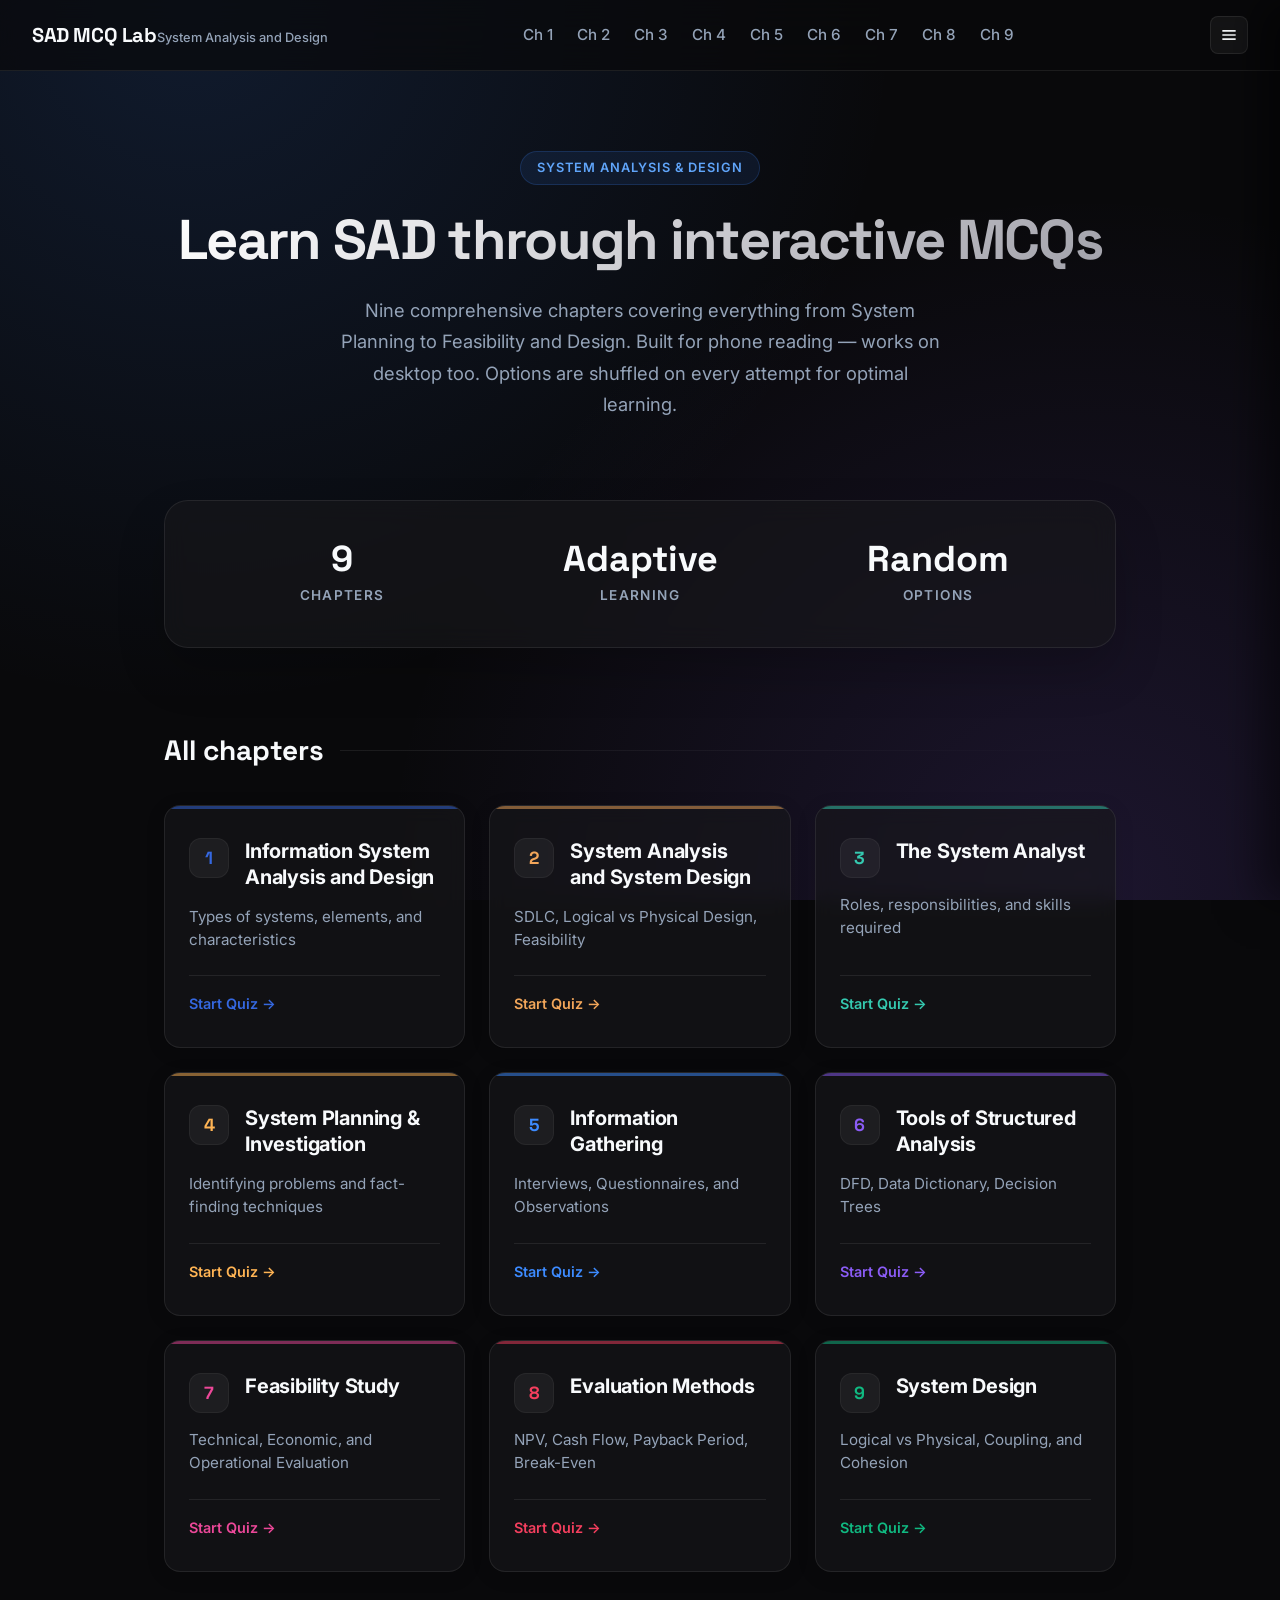
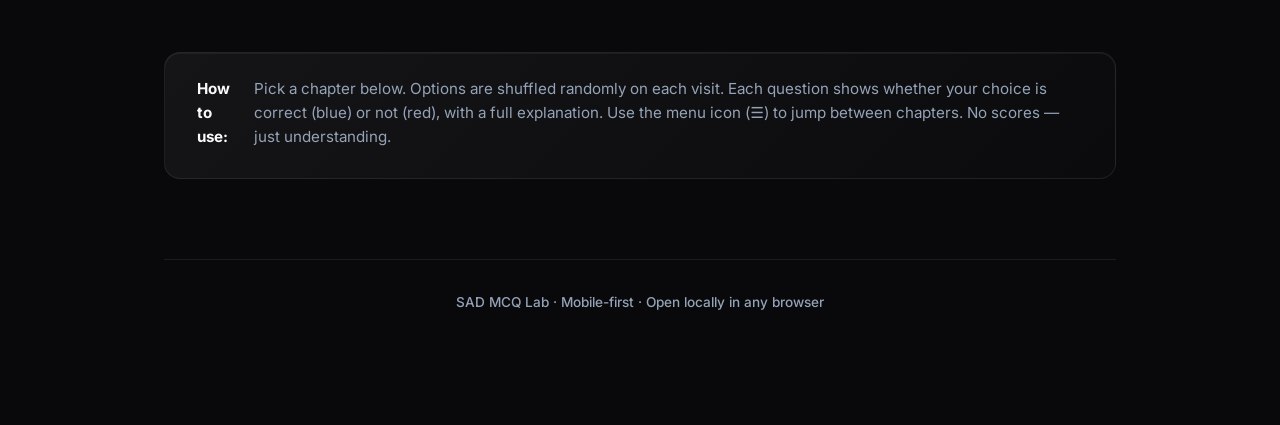
<file: index.html>
<!DOCTYPE html>
<html lang="en">
<head>
  <meta charset="UTF-8">
  <meta name="viewport" content="width=device-width, initial-scale=1.0, viewport-fit=cover">
  <meta name="theme-color" content="#0b0d10">
  <meta name="description" content="System Analysis and Design MCQ practice — 9 chapters. Mobile-friendly study hub.">
  <title>SAD MCQ Lab — Home</title>
  <link rel="preconnect" href="https://fonts.googleapis.com">
  <link rel="preconnect" href="https://fonts.gstatic.com" crossorigin>
  <link href="https://fonts.googleapis.com/css2?family=Space+Grotesk:wght@500;600;700&family=Inter:wght@400;500;600;700&family=JetBrains+Mono:wght@400;500;600&display=swap" rel="stylesheet">
  <link rel="stylesheet" href="css/site.css">
</head>
<body class="site-body site-home">

  <main class="home-wrap">
    <section class="home-hero">
      <p class="home-kicker">System Analysis & Design</p>
      <h1>Learn SAD through interactive MCQs</h1>
      <p class="home-lead">
        Nine comprehensive chapters covering everything from System Planning to Feasibility and Design. Built for phone reading — works on desktop too. Options are shuffled on every attempt for optimal learning.
      </p>
    </section>

    <div class="home-stats" aria-label="Course overview">
      <div class="home-stat">
        <span class="n" id="homeTotalChapters">9</span>
        <span class="l">Chapters</span>
      </div>
      <div class="home-stat">
        <span class="n">Adaptive</span>
        <span class="l">Learning</span>
      </div>
      <div class="home-stat">
        <span class="n">Random</span>
        <span class="l">Options</span>
      </div>
    </div>

    <h2 class="home-section-title">All chapters</h2>
    <div class="chapter-grid" id="chapterGrid" role="list">
      <!-- filled by site.js -->
    </div>

    <div class="home-tip">
      <strong>How to use:</strong> Pick a chapter below. Options are shuffled randomly on each visit. Each question shows whether your choice is correct (blue) or not (red), with a full explanation. Use the menu icon (☰) to jump between chapters. No scores — just understanding.
    </div>

    <footer class="home-footer">
      SAD MCQ Lab · Mobile-first · Open locally in any browser
    </footer>
  </main>

  <script src="js/site.js?v=3"></script>
</body>
</html>
</file>
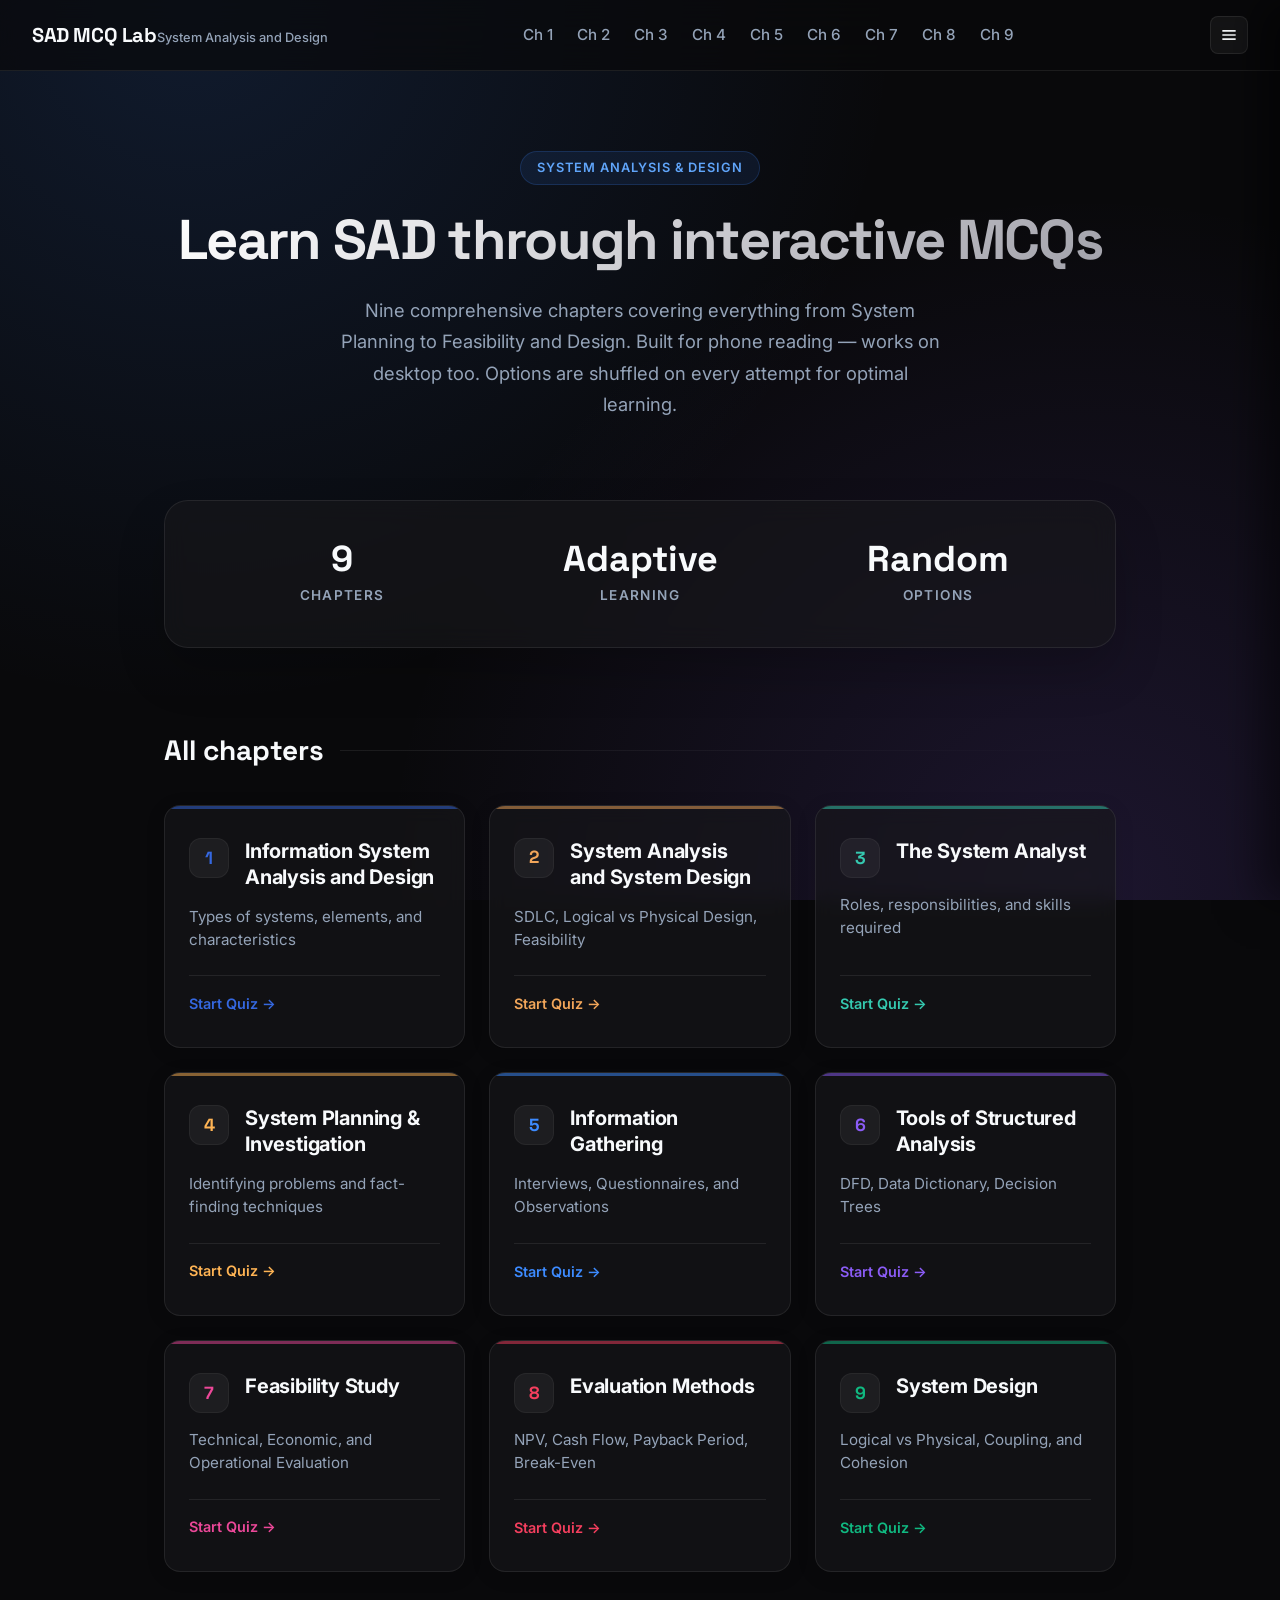
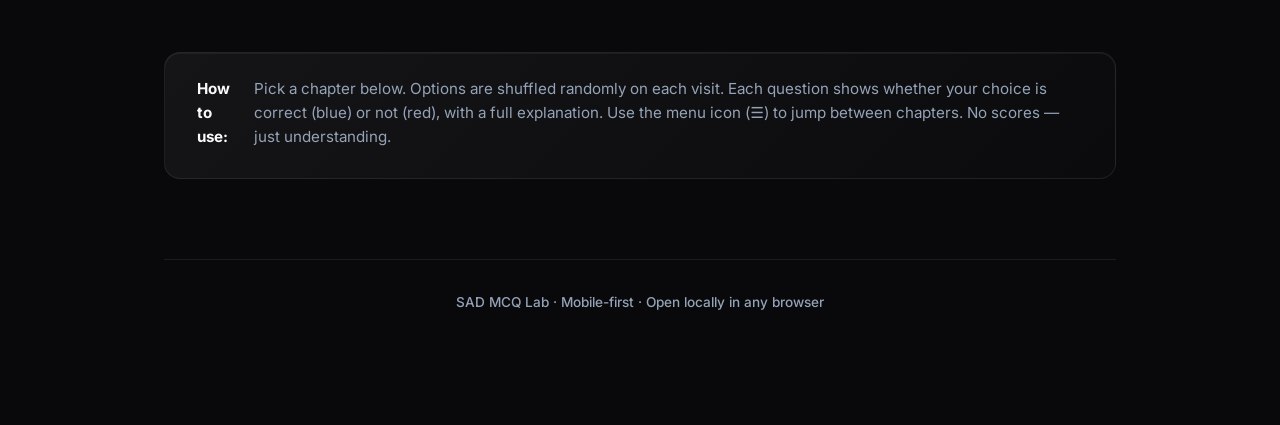
<file: home.html>
<!DOCTYPE html>
<html lang="en">
<head>
  <meta charset="UTF-8">
  <meta name="viewport" content="width=device-width, initial-scale=1.0, viewport-fit=cover">
  <meta name="theme-color" content="#0b0d10">
  <meta name="description" content="System Analysis and Design MCQ practice — 9 chapters. Mobile-friendly study hub.">
  <title>SAD MCQ Lab — Home</title>
  <link rel="preconnect" href="https://fonts.googleapis.com">
  <link rel="preconnect" href="https://fonts.gstatic.com" crossorigin>
  <link href="https://fonts.googleapis.com/css2?family=Space+Grotesk:wght@500;600;700&family=Inter:wght@400;500;600;700&family=JetBrains+Mono:wght@400;500;600&display=swap" rel="stylesheet">
  <link rel="stylesheet" href="css/site.css">
</head>
<body class="site-body site-home">

  <main class="home-wrap">
    <section class="home-hero">
      <p class="home-kicker">System Analysis & Design</p>
      <h1>Learn SAD through interactive MCQs</h1>
      <p class="home-lead">
        Nine comprehensive chapters covering everything from System Planning to Feasibility and Design. Built for phone reading — works on desktop too. Options are shuffled on every attempt for optimal learning.
      </p>
    </section>

    <div class="home-stats" aria-label="Course overview">
      <div class="home-stat">
        <span class="n" id="homeTotalChapters">9</span>
        <span class="l">Chapters</span>
      </div>
      <div class="home-stat">
        <span class="n">Adaptive</span>
        <span class="l">Learning</span>
      </div>
      <div class="home-stat">
        <span class="n">Random</span>
        <span class="l">Options</span>
      </div>
    </div>

    <h2 class="home-section-title">All chapters</h2>
    <div class="chapter-grid" id="chapterGrid" role="list">
      <!-- filled by site.js -->
    </div>

    <div class="home-tip">
      <strong>How to use:</strong> Pick a chapter below. Options are shuffled randomly on each visit. Each question shows whether your choice is correct (blue) or not (red), with a full explanation. Use the menu icon (☰) to jump between chapters. No scores — just understanding.
    </div>

    <footer class="home-footer">
      SAD MCQ Lab · Mobile-first · Open locally in any browser
    </footer>
  </main>

  <script src="js/site.js"></script>
</body>
</html>
</file>
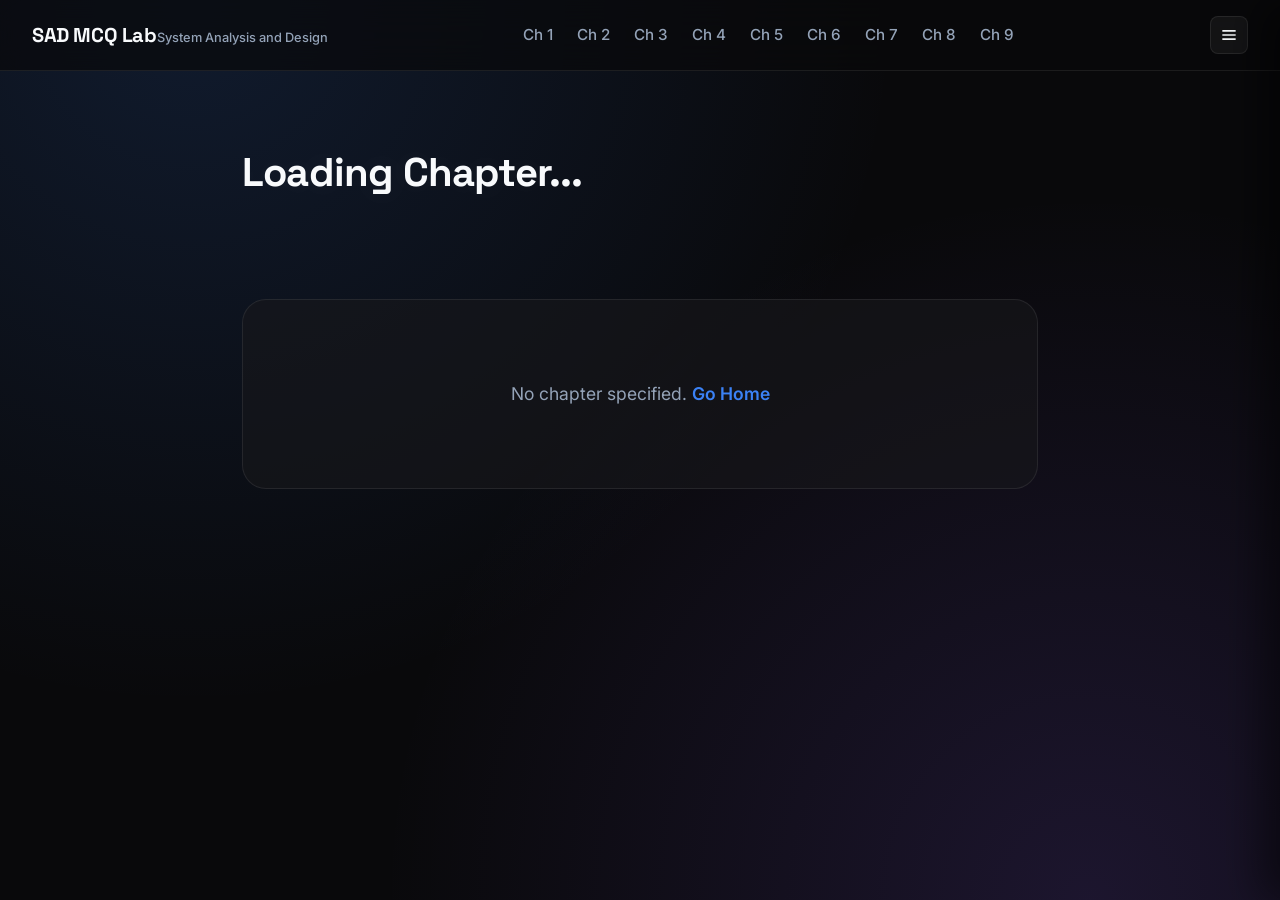
<file: quiz.html>
<!DOCTYPE html>
<html lang="en">
<head>
  <meta charset="UTF-8">
  <meta name="viewport" content="width=device-width, initial-scale=1.0, viewport-fit=cover">
  <meta name="theme-color" content="#0b0d10">
  <title>SAD MCQ Lab — Quiz</title>
  <link rel="preconnect" href="https://fonts.googleapis.com">
  <link rel="preconnect" href="https://fonts.gstatic.com" crossorigin>
  <link href="https://fonts.googleapis.com/css2?family=Space+Grotesk:wght@500;600;700&family=Inter:wght@400;500;600;700&family=JetBrains+Mono:wght@400;500;600&display=swap" rel="stylesheet">
  <link rel="stylesheet" href="css/site.css">
  <link rel="stylesheet" href="css/chapter.css">
</head>
<body class="site-body">

  <main class="chapter-main">
    <div class="chapter-content-wrap">
      <header class="chapter-intro" id="quizHeader">
        <h1 id="chapterTitle">Loading Chapter...</h1>
        <div class="chapter-stats" id="chapterStats">
          <!-- stats injected here -->
        </div>
      </header>

      <section class="chapter-review" id="chapterReview" style="display: none;">
        <!-- chapter overview/review injected here -->
      </section>

      <div class="mcq-list" id="mcqList">
        <!-- MCQs injected here by quiz.js -->
        <div class="loading-state">Fetching MCQs...</div>
      </div>
    </div>
  </main>

  <!-- Navigation js -->
  <script src="js/site.js?v=3"></script>
  <!-- Quiz rendering js -->
  <script src="js/quiz.js?v=3"></script>
</body>
</html>
</file>
<file: css/site.css>
:root {
  --bg-main: #09090b; /* Zinc 950 */
  --bg-card: rgba(24, 24, 27, 0.6); /* Zinc 900 semi-transparent */
  --bg-card-hover: rgba(39, 39, 42, 0.8); /* Zinc 800 */
  --text-main: #f8fafc;
  --text-muted: #94a3b8;
  --border: rgba(255, 255, 255, 0.08);
  --border-hover: rgba(255, 255, 255, 0.2);
  --accent: #3b82f6;
  --accent-glow: rgba(59, 130, 246, 0.5);
  --correct: #10b981;
  --correct-bg: rgba(16, 185, 129, 0.15);
  --correct-border: rgba(16, 185, 129, 0.4);
  --incorrect: #ef4444;
  --incorrect-bg: rgba(239, 68, 68, 0.15);
  --incorrect-border: rgba(239, 68, 68, 0.4);
  --font-sans: 'Inter', system-ui, -apple-system, sans-serif;
  --font-display: 'Space Grotesk', system-ui, -apple-system, sans-serif;
  --radius-sm: 8px;
  --radius-md: 16px;
  --radius-lg: 24px;
  --transition: all 0.3s cubic-bezier(0.4, 0, 0.2, 1);
}

* {
  box-sizing: border-box;
  margin: 0;
  padding: 0;
}

body {
  font-family: var(--font-sans);
  background-color: var(--bg-main);
  background-image: 
    radial-gradient(circle at 15% 0%, rgba(59, 130, 246, 0.15) 0%, transparent 50%),
    radial-gradient(circle at 85% 100%, rgba(139, 92, 246, 0.15) 0%, transparent 50%);
  background-attachment: fixed;
  color: var(--text-main);
  line-height: 1.6;
  -webkit-font-smoothing: antialiased;
  min-height: 100vh;
}

/* Header & Chrome */
.site-header {
  position: sticky;
  top: 0;
  z-index: 40;
  display: flex;
  align-items: center;
  justify-content: space-between;
  padding: 16px 32px;
  background: rgba(9, 9, 11, 0.7);
  backdrop-filter: blur(20px);
  -webkit-backdrop-filter: blur(20px);
  border-bottom: 1px solid var(--border);
}

.site-brand {
  text-decoration: none;
  display: flex;
  flex-direction: column;
}

.site-brand-title {
  font-family: var(--font-display);
  font-weight: 700;
  font-size: 1.25rem;
  color: var(--text-main);
  letter-spacing: -0.02em;
}

.site-brand-sub {
  font-size: 0.8rem;
  color: var(--text-muted);
  font-weight: 500;
}

.site-chapter-pill {
  background: rgba(255, 255, 255, 0.05);
  border: 1px solid var(--border);
  padding: 4px 16px;
  border-radius: 999px;
  font-size: 0.85rem;
  font-weight: 600;
  color: var(--text-main);
  box-shadow: 0 2px 8px rgba(0,0,0,0.2);
}

.site-desktop-nav {
  display: none;
}

@media (min-width: 768px) {
  .site-desktop-nav {
    display: flex;
    gap: 24px;
  }
  .desktop-ch-link {
    color: var(--text-muted);
    text-decoration: none;
    font-size: 0.95rem;
    font-weight: 500;
    transition: var(--transition);
    position: relative;
  }
  .desktop-ch-link:hover, .desktop-ch-link.active {
    color: var(--text-main);
  }
  .desktop-ch-link::after {
    content: '';
    position: absolute;
    bottom: -4px;
    left: 50%;
    width: 0;
    height: 2px;
    background: var(--text-main);
    transition: var(--transition);
    transform: translateX(-50%);
    border-radius: 2px;
  }
  .desktop-ch-link:hover::after, .desktop-ch-link.active::after {
    width: 100%;
  }
  .site-menu-btn {
    display: none;
  }
}

.site-menu-btn {
  background: rgba(255, 255, 255, 0.05);
  border: 1px solid var(--border);
  border-radius: var(--radius-sm);
  color: var(--text-main);
  cursor: pointer;
  padding: 8px;
  display: flex;
  align-items: center;
  justify-content: center;
  transition: var(--transition);
}
.site-menu-btn:hover {
  background: rgba(255, 255, 255, 0.1);
}

.site-menu-btn svg {
  width: 20px;
  height: 20px;
}

/* Home */
.home-wrap {
  max-width: 1000px;
  margin: 0 auto;
  padding: 80px 24px;
}

.home-hero {
  text-align: center;
  margin-bottom: 80px;
}

.home-kicker {
  display: inline-block;
  background: rgba(59, 130, 246, 0.1);
  color: #60a5fa;
  padding: 6px 16px;
  border-radius: 999px;
  font-weight: 600;
  text-transform: uppercase;
  letter-spacing: 0.08em;
  font-size: 0.8rem;
  margin-bottom: 24px;
  border: 1px solid rgba(59, 130, 246, 0.2);
}

.home-hero h1 {
  font-family: var(--font-display);
  font-size: 3.5rem;
  font-weight: 800;
  line-height: 1.1;
  margin-bottom: 24px;
  letter-spacing: -0.03em;
  background: linear-gradient(135deg, #ffffff 0%, #a1a1aa 100%);
  -webkit-background-clip: text;
  -webkit-text-fill-color: transparent;
}

@media (max-width: 768px) {
  .home-hero h1 {
    font-size: 2.5rem;
  }
}

.home-lead {
  font-size: 1.15rem;
  color: var(--text-muted);
  max-width: 600px;
  margin: 0 auto;
  line-height: 1.7;
}

.home-stats {
  display: grid;
  grid-template-columns: repeat(3, 1fr);
  gap: 24px;
  background: var(--bg-card);
  backdrop-filter: blur(12px);
  -webkit-backdrop-filter: blur(12px);
  border: 1px solid var(--border);
  border-radius: var(--radius-lg);
  padding: 40px;
  margin-bottom: 80px;
  box-shadow: 0 24px 48px rgba(0,0,0,0.2);
}

@media (max-width: 600px) {
  .home-stats {
    grid-template-columns: 1fr;
    gap: 32px;
    padding: 32px 24px;
  }
}

.home-stat {
  display: flex;
  flex-direction: column;
  align-items: center;
  text-align: center;
}

.home-stat .n {
  font-family: var(--font-display);
  font-size: 2.25rem;
  font-weight: 700;
  color: var(--text-main);
  line-height: 1;
  margin-bottom: 8px;
}

.home-stat .l {
  font-size: 0.85rem;
  color: var(--text-muted);
  text-transform: uppercase;
  letter-spacing: 0.1em;
  font-weight: 600;
}

.home-section-title {
  font-family: var(--font-display);
  font-size: 1.75rem;
  margin-bottom: 32px;
  display: flex;
  align-items: center;
  gap: 16px;
}

.home-section-title::after {
  content: '';
  height: 1px;
  flex-grow: 1;
  background: linear-gradient(to right, var(--border), transparent);
}

.chapter-grid {
  display: grid;
  grid-template-columns: repeat(auto-fill, minmax(300px, 1fr));
  gap: 24px;
  margin-bottom: 80px;
}

.chapter-card {
  background: var(--bg-card);
  backdrop-filter: blur(10px);
  -webkit-backdrop-filter: blur(10px);
  border: 1px solid var(--border);
  border-radius: var(--radius-md);
  padding: 32px 24px;
  text-decoration: none;
  color: inherit;
  transition: var(--transition);
  display: flex;
  flex-direction: column;
  position: relative;
  overflow: hidden;
  box-shadow: 0 4px 20px rgba(0,0,0,0.1);
}

.chapter-card::before {
  content: "";
  position: absolute;
  top: 0; left: 0; right: 0; height: 3px;
  background: var(--ch-color, var(--accent));
  opacity: 0.5;
  transition: var(--transition);
}

.chapter-card:hover {
  background: var(--bg-card-hover);
  transform: translateY(-6px) scale(1.01);
  border-color: var(--border-hover);
  box-shadow: 0 20px 40px rgba(0,0,0,0.3);
}

.chapter-card:hover::before {
  opacity: 1;
  box-shadow: 0 0 20px var(--ch-color, var(--accent));
}

.chapter-card-head {
  display: flex;
  align-items: flex-start;
  gap: 16px;
  margin-bottom: 16px;
}

.chapter-card-num {
  background: rgba(255,255,255,0.05);
  color: var(--ch-color, var(--accent));
  width: 40px;
  height: 40px;
  border-radius: 12px;
  display: flex;
  align-items: center;
  justify-content: center;
  font-family: var(--font-display);
  font-size: 1.1rem;
  font-weight: 700;
  flex-shrink: 0;
  border: 1px solid rgba(255,255,255,0.05);
}

.chapter-card h2 {
  font-size: 1.25rem;
  font-weight: 700;
  line-height: 1.3;
  letter-spacing: -0.01em;
}

.chapter-card-desc {
  font-size: 0.95rem;
  color: var(--text-muted);
  flex-grow: 1;
  margin-bottom: 24px;
  line-height: 1.5;
}

.chapter-card-foot {
  display: flex;
  align-items: center;
  justify-content: space-between;
  margin-top: auto;
  border-top: 1px solid var(--border);
  padding-top: 16px;
}

.chapter-tag {
  font-size: 0.75rem;
  background: rgba(255,255,255,0.05);
  padding: 6px 12px;
  border-radius: 999px;
  color: var(--text-muted);
  font-weight: 500;
  border: 1px solid rgba(255,255,255,0.02);
}

.chapter-tag.accent {
  background: rgba(16, 185, 129, 0.1);
  color: #34d399;
  border-color: rgba(16, 185, 129, 0.2);
}

.chapter-card-cta {
  font-size: 0.9rem;
  font-weight: 600;
  color: var(--ch-color, var(--accent));
  display: flex;
  align-items: center;
  gap: 4px;
  transition: gap var(--transition);
}

.chapter-card:hover .chapter-card-cta {
  gap: 8px;
}

.home-tip {
  background: linear-gradient(135deg, rgba(255,255,255,0.05) 0%, rgba(255,255,255,0.01) 100%);
  border: 1px solid var(--border);
  border-radius: var(--radius-md);
  padding: 24px 32px;
  font-size: 0.95rem;
  color: var(--text-muted);
  margin-bottom: 80px;
  display: flex;
  align-items: flex-start;
  gap: 16px;
  box-shadow: inset 0 1px 0 rgba(255,255,255,0.05);
}

.home-tip strong {
  color: var(--text-main);
  display: block;
  margin-bottom: 4px;
}

.home-footer {
  text-align: center;
  font-size: 0.85rem;
  color: var(--text-muted);
  border-top: 1px solid var(--border);
  padding: 32px 0;
  font-weight: 500;
}

/* Drawer */
.site-drawer-backdrop {
  position: fixed;
  inset: 0;
  background: rgba(0,0,0,0.8);
  backdrop-filter: blur(8px);
  -webkit-backdrop-filter: blur(8px);
  z-index: 50;
  opacity: 0;
  pointer-events: none;
  transition: opacity var(--transition);
}
.site-drawer-backdrop.open {
  opacity: 1;
  pointer-events: auto;
}

.site-drawer {
  position: fixed;
  top: 0;
  right: -320px;
  bottom: 0;
  width: 320px;
  background: #09090b;
  border-left: 1px solid var(--border);
  z-index: 60;
  padding: 32px 24px;
  overflow-y: auto;
  transition: right var(--transition);
  box-shadow: -20px 0 40px rgba(0,0,0,0.5);
}
.site-drawer.open {
  right: 0;
}

.site-drawer-head {
  display: flex;
  align-items: center;
  justify-content: space-between;
  margin-bottom: 32px;
}
.site-drawer-head h2 {
  font-family: var(--font-display);
  font-size: 1.35rem;
  font-weight: 700;
}
.site-drawer-close {
  background: rgba(255,255,255,0.05);
  border: 1px solid var(--border);
  border-radius: 50%;
  width: 36px;
  height: 36px;
  display: flex;
  align-items: center;
  justify-content: center;
  color: var(--text-main);
  font-size: 1.2rem;
  cursor: pointer;
  transition: var(--transition);
}
.site-drawer-close:hover {
  background: rgba(255,255,255,0.1);
  transform: scale(1.05);
}

.site-drawer-label {
  font-size: 0.75rem;
  text-transform: uppercase;
  letter-spacing: 0.1em;
  color: var(--text-muted);
  margin-bottom: 16px;
  font-weight: 600;
}

.site-chapter-links {
  list-style: none;
}
.site-chapter-links li {
  margin-bottom: 12px;
}
.site-chapter-links a {
  display: flex;
  align-items: flex-start;
  gap: 16px;
  text-decoration: none;
  color: var(--text-main);
  padding: 16px;
  background: rgba(255,255,255,0.02);
  border: 1px solid transparent;
  border-radius: var(--radius-md);
  transition: all var(--transition);
}
.site-chapter-links a:hover {
  background: rgba(255,255,255,0.04);
  border-color: rgba(255,255,255,0.1);
  transform: translateX(4px);
}
.site-chapter-links a.active {
  background: rgba(255,255,255,0.08);
  border-color: rgba(255,255,255,0.15);
}
.site-chapter-links .num {
  background: rgba(255,255,255,0.05);
  width: 32px;
  height: 32px;
  display: flex;
  align-items: center;
  justify-content: center;
  border-radius: 8px;
  font-family: var(--font-display);
  font-size: 0.9rem;
  font-weight: 700;
  flex-shrink: 0;
  border: 1px solid rgba(255,255,255,0.05);
}
.site-chapter-links .info {
  display: flex;
  flex-direction: column;
}
.site-chapter-links .title {
  font-weight: 600;
  font-size: 0.95rem;
  line-height: 1.3;
}
</file>
<file: css/chapter.css>
/* Chapter / Quiz Specific Styles */

.chapter-main {
  max-width: 860px;
  margin: 0 auto;
  padding: 40px 24px;
}

@media (min-width: 768px) {
  .chapter-main {
    padding: 80px 32px;
  }
}

.chapter-content-wrap {
  display: flex;
  flex-direction: column;
  gap: 48px;
}

.chapter-intro {
  margin-bottom: 32px;
}

#chapterTitle {
  font-family: var(--font-display);
  font-size: 2.5rem;
  font-weight: 800;
  margin-bottom: 24px;
  line-height: 1.1;
  letter-spacing: -0.02em;
  color: var(--ch-color, var(--text-main));
  text-shadow: 0 0 40px var(--ch-color, rgba(255,255,255,0.1));
}

@media (max-width: 768px) {
  #chapterTitle {
    font-size: 2rem;
  }
}

.chapter-stats {
  display: flex;
  gap: 16px;
}

.stat-badge {
  background: rgba(255, 255, 255, 0.05);
  border: 1px solid rgba(255, 255, 255, 0.1);
  padding: 8px 16px;
  border-radius: 999px;
  font-size: 0.85rem;
  font-weight: 600;
  color: var(--text-main);
  box-shadow: 0 4px 12px rgba(0,0,0,0.1);
}

.chapter-review {
  background: linear-gradient(180deg, rgba(39, 39, 42, 0.5) 0%, rgba(24, 24, 27, 0.5) 100%);
  border: 1px solid var(--border);
  border-radius: var(--radius-lg);
  padding: 40px;
  box-shadow: inset 0 1px 1px rgba(255,255,255,0.05), 0 8px 32px rgba(0,0,0,0.2);
  backdrop-filter: blur(16px);
  -webkit-backdrop-filter: blur(16px);
}

.chapter-review h2 {
  font-family: var(--font-display);
  font-size: 1.5rem;
  font-weight: 700;
  margin-bottom: 20px;
  color: var(--accent);
}

.chapter-review h3 {
  font-family: var(--font-display);
  font-size: 1.25rem;
  font-weight: 600;
  margin: 32px 0 16px;
  color: var(--text-main);
}

.chapter-review p {
  margin-bottom: 16px;
  font-size: 1.05rem;
  line-height: 1.7;
  color: var(--text-muted);
}

.chapter-review ul {
  padding-left: 24px;
  margin-bottom: 16px;
  color: var(--text-muted);
}
.chapter-review li {
  margin-bottom: 8px;
  font-size: 1.05rem;
}

/* MCQ Cards */
.mcq-list {
  display: flex;
  flex-direction: column;
  gap: 40px;
}

.mcq-card {
  background: var(--bg-card);
  backdrop-filter: blur(12px);
  -webkit-backdrop-filter: blur(12px);
  border: 1px solid var(--border);
  border-radius: var(--radius-lg);
  padding: 24px;
  position: relative;
  overflow: hidden;
  box-shadow: 0 12px 40px rgba(0, 0, 0, 0.15);
  transition: var(--transition);
}

@media (min-width: 768px) {
  .mcq-card {
    padding: 40px;
  }
}

.mcq-card:hover {
  border-color: var(--border-hover);
  box-shadow: 0 16px 48px rgba(0, 0, 0, 0.3);
}

.mcq-header {
  margin-bottom: 24px;
  display: flex;
  align-items: center;
}

.mcq-num {
  background: linear-gradient(135deg, rgba(255,255,255,0.1) 0%, rgba(255,255,255,0.02) 100%);
  color: var(--text-main);
  padding: 6px 16px;
  border-radius: 999px;
  font-size: 0.85rem;
  font-weight: 700;
  font-family: var(--font-display);
  border: 1px solid rgba(255,255,255,0.1);
  box-shadow: 0 2px 8px rgba(0,0,0,0.2);
}

.mcq-question {
  font-size: 1.25rem;
  font-weight: 600;
  line-height: 1.5;
  margin-bottom: 32px;
  color: var(--text-main);
  letter-spacing: -0.01em;
}

.mcq-options {
  display: flex;
  flex-direction: column;
  gap: 16px;
}

.mcq-option-btn {
  background: rgba(255, 255, 255, 0.02);
  border: 1px solid var(--border);
  border-radius: var(--radius-md);
  padding: 20px 24px;
  text-align: left;
  color: var(--text-muted);
  font-family: var(--font-sans);
  font-size: 1.05rem;
  cursor: pointer;
  transition: var(--transition);
  position: relative;
  display: flex;
  align-items: center;
}

.mcq-option-btn::before {
  content: '';
  position: absolute;
  inset: 0;
  border-radius: inherit;
  background: linear-gradient(to right, transparent, rgba(255,255,255,0.03));
  opacity: 0;
  transition: opacity var(--transition);
}

.mcq-option-btn:hover {
  background: rgba(255, 255, 255, 0.05);
  border-color: rgba(255, 255, 255, 0.2);
  color: var(--text-main);
  transform: translateX(4px);
}

.mcq-option-btn:hover::before {
  opacity: 1;
}

.mcq-options.answered .mcq-option-btn {
  cursor: default;
  pointer-events: none;
  transform: none;
}

.mcq-option-btn.correct {
  background: var(--correct-bg);
  border-color: var(--correct-border);
  box-shadow: 0 0 24px rgba(16, 185, 129, 0.15);
}
.mcq-option-btn.correct .opt-text {
  color: var(--correct);
  font-weight: 600;
}

.mcq-option-btn.incorrect {
  background: var(--incorrect-bg);
  border-color: var(--incorrect-border);
  box-shadow: 0 0 24px rgba(239, 68, 68, 0.15);
}
.mcq-option-btn.incorrect .opt-text {
  color: var(--incorrect);
  font-weight: 600;
}

.mcq-option-btn.faded {
  opacity: 0.4;
  filter: grayscale(1);
}

.mcq-explanation {
  margin-top: 32px;
  padding: 24px;
  background: rgba(255, 255, 255, 0.03);
  border-left: 4px solid var(--accent);
  border-radius: 0 var(--radius-md) var(--radius-md) 0;
  font-size: 1rem;
  line-height: 1.6;
  color: var(--text-muted);
  display: none;
  animation: slideDown 0.4s cubic-bezier(0.16, 1, 0.3, 1) forwards;
  box-shadow: inset 0 1px 1px rgba(255,255,255,0.02);
}

.mcq-explanation.show {
  display: block;
}

.mcq-explanation strong {
  color: var(--text-main);
  font-family: var(--font-display);
  display: block;
  margin-bottom: 8px;
  font-size: 1.1rem;
}

@keyframes slideDown {
  from { opacity: 0; transform: translateY(-20px); }
  to { opacity: 1; transform: translateY(0); }
}

.loading-state, .error-state, .empty-state {
  text-align: center;
  padding: 80px 24px;
  background: var(--bg-card);
  border-radius: var(--radius-lg);
  border: 1px solid var(--border);
  color: var(--text-muted);
  font-size: 1.1rem;
}
.error-state a {
  color: var(--accent);
  text-decoration: none;
  font-weight: 600;
}
.error-state a:hover {
  text-decoration: underline;
}
</file>
